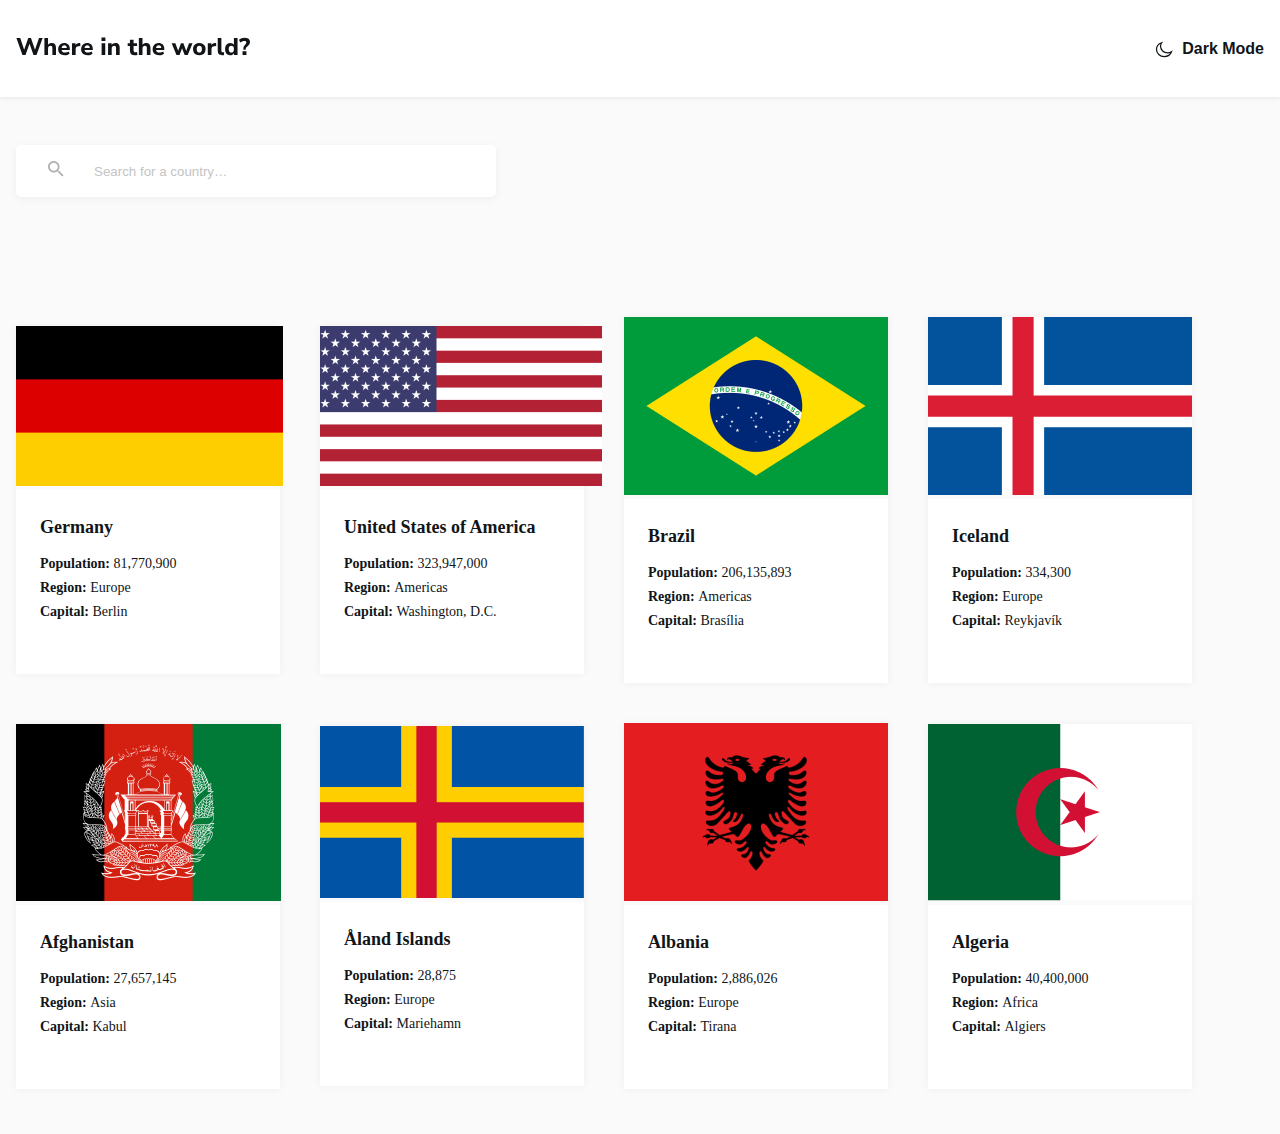
<file: index.html>
<!DOCTYPE html>
<html lang="en">
<head>
    <meta charset="UTF-8">
    <meta name="viewport" content="width=device-width, initial-scale=1.0">
    <title>Document</title>
    <link rel="stylesheet" href="./style.css">
</head>
<body>
    <header>
        <div class="container">
            <nav class="navigation">
                <a href="./index.html">
                    <img class="site-logo" src="./Where in the world_.svg" alt="">
                    <img class="site-logo site-logo-dark" src="./wheredark.svg" alt="">
                </a>

                <button class="btn"> Dark Mode</button>
            </nav>
            

        </div>
    </header>
    <section class="flags">
        <div class="container">
            <div class="input-wrapper">
                <label class="icon" for="search"></label>
                <input class="input-text" type="text" placeholder="Search for a country…">

            </div>

            <ul class="flags-list">
                <li class="flags-item">
                   <a href="./flag.html"> <img class="flags-img" src="./germany.png" alt=""></a>
                    <div class="flags-textbox">
                        <h2 class="flags-title">Germany</h2>
                        <p class="flagstext"> <strong>Population: </strong>81,770,900</p>
                        <p class="flagstext"> <strong>Region: </strong>Europe</p>
                        <p class="flagstext"> <strong>Capital: </strong>Berlin</p>
                    </div>

                </li>

                <li class="flags-item">
                    <img class="flags-img" src="./usa.png" alt="">
                    <div class="flags-textbox">
                        <h2 class="flags-title">United States of America</h2>
                        <p class="flagstext"> <strong>Population: </strong> 323,947,000</p>
                        <p class="flagstext"> <strong>Region: </strong> Americas</p>
                        <p class="flagstext"> <strong>Capital: </strong> Washington, D.C.</p>
                    </div>

                </li>

                <li class="flags-item">
                    <img class="flags-img" src="./brazil.png" alt="">
                    <div class="flags-textbox">
                        <h2 class="flags-title">Brazil</h2>
                        <p class="flagstext"> <strong>Population: </strong>206,135,893</p>
                        <p class="flagstext"> <strong>Region: </strong>Americas</p>
                        <p class="flagstext"> <strong>Capital: </strong> Brasília</p>
                    </div>

                </li>

                <li class="flags-item">
                    <img class="flags-img" src="./iceland.png" alt="">
                    <div class="flags-textbox">
                        <h2 class="flags-title">Iceland</h2>
                        <p class="flagstext"> <strong>Population: </strong>334,300</p>
                        <p class="flagstext"> <strong>Region: </strong>Europe</p>
                        <p class="flagstext"> <strong>Capital: </strong>Reykjavík</p>
                    </div>

                </li>


                <li class="flags-item">
                    <img class="flags-img" src="./afganistan.png" alt="">
                    <div class="flags-textbox">
                        <h2 class="flags-title">Afghanistan</h2>
                        <p class="flagstext"> <strong>Population: </strong>27,657,145</p>
                        <p class="flagstext"> <strong>Region: </strong>Asia</p>
                        <p class="flagstext"> <strong>Capital: </strong>Kabul</p>
                    </div>

                </li>

                <li class="flags-item">
                    <img class="flags-img" src="./alan ireland.png" alt="">
                    <div class="flags-textbox">
                        <h2 class="flags-title">Åland Islands</h2>
                        <p class="flagstext"> <strong>Population: </strong>28,875</p>
                        <p class="flagstext"> <strong>Region: </strong>Europe</p>
                        <p class="flagstext"> <strong>Capital: </strong> Mariehamn</p>
                    </div>

                </li>


                <li class="flags-item">
                    <img class="flags-img" src="./albania.png" alt="">
                    <div class="flags-textbox">
                        <h2 class="flags-title">Albania</h2>
                        <p class="flagstext"> <strong>Population: </strong> 2,886,026</p>
                        <p class="flagstext"> <strong>Region: </strong>Europe</p>
                        <p class="flagstext"> <strong>Capital: </strong>Tirana</p>
                    </div>

                </li>


                <li class="flags-item">
                    <img class="flags-img" src="./algeria.png" alt="">
                    <div class="flags-textbox">
                        <h2 class="flags-title">Algeria</h2>
                        <p class="flagstext"> <strong>Population: </strong>40,400,000</p>
                        <p class="flagstext"> <strong>Region: </strong>Africa</p>
                        <p class="flagstext"> <strong>Capital: </strong>Algiers</p>
                    </div>

                </li>






            </ul>

        </div>

    </section>


    <script src="./main.js"></script>
</body>
</html>
</file>
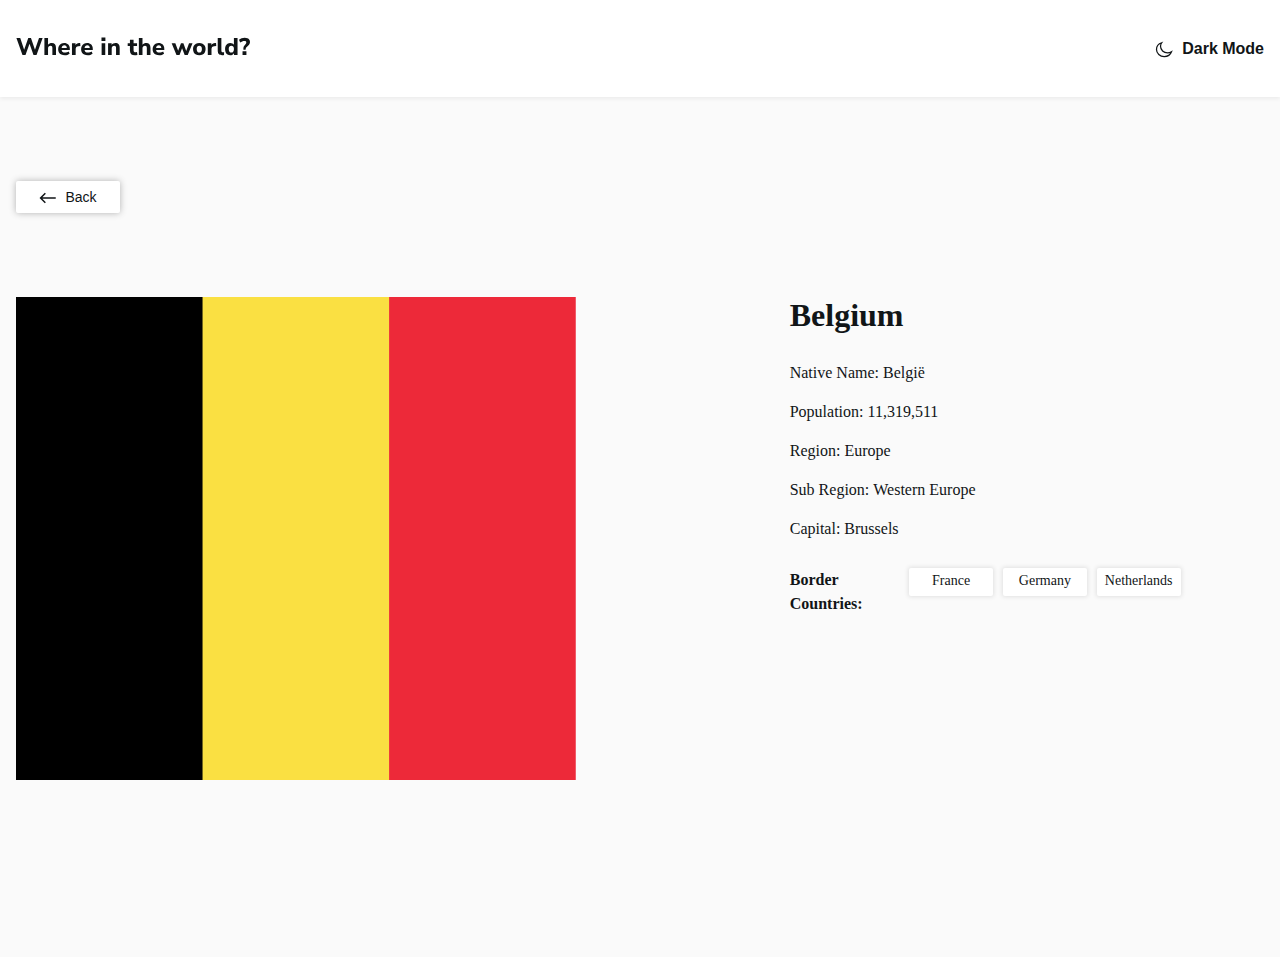
<file: flag.html>
<!DOCTYPE html>
<html lang="en">
<head>
    <meta charset="UTF-8">
    <meta name="viewport" content="width=device-width, initial-scale=1.0">
    <title>Document</title>
    <link rel="stylesheet" href="./style.css">
</head>
<body>
    <header>
        <div class="container">
            <nav class="navigation">
                <a href="./index.html">
                    <img class="site-logo" src="./Where in the world_.svg" alt="">
                    <img class="site-logo site-logo-dark" src="./wheredark.svg" alt="">
                </a>

                <button class="btn"> Dark Mode</button>
            </nav>
            

        </div>
    </header>
    <section class="belgium">
        <div class="container">
            <div class="all">
                <button class="button"><a href="./index.html">Back</a></button>
                <div class="belg-wrap">
                    <img src="./1280px-Flag_of_Germany.svg.png" alt="">
                    <div class="info">
                     <h2>Belgium</h2>
                     <p class="info-text">
                       <strong> Native Name:</strong> België
                     </p>
                     <p class="info-text">
                        <strong> Population: </strong> 11,319,511
                    </p>
                    <p class="info-text">
                        <strong> Region: </strong> Europe
                    </p>
                    <p class="info-text">
                        <strong> Sub Region: </strong> Western Europe
                    </p>
                    <p class="info-text">
                        <strong>Capital: </strong>  Brussels
                    </p>
                    
                    <ul class="beg-list">
                        <h4>Border Countries: </h4>
                        <li><a href="">France</a></li>
                        <li><a href="">Germany</a></li>
                        <li><a href="">Netherlands</a></li>
    
                       </ul>
                    </div>
                </div>

            </div>

        </div>   
    </section>

    <script src="./main.js"></script>
</body>
</html>
</file>
<file: style.css>
:root {
    --main-text-color: #111517;
    --input-text-color: #C4C4C4;
    --main-body-color: #FAFAFA;
    --main-header-color: #fff;

}

.dark {
    --main-text-color: #fff;
    --input-text-color: #fff;
    --main-body-color: #202C36;
    --main-header-color: #2B3844;


}

* {
    margin: 0;
    padding: 0;
    box-sizing: border-box;
    list-style: none;
    text-decoration: none;
}

body {
    background-color: var(--main-body-color);
}

header {
    background-color: var(--main-header-color);
    padding: 30px 0;
    box-shadow: 0px 2px 4px 0px rgba(0, 0, 0, 0.06);

}

.container {
    max-width: 1280px;
    width: 100%;
    margin: 0 auto;
    padding: 0 16px;
}

.site-logo {
    width: 135px;
    height: 28px;
}

.navigation {
    display: flex;
    justify-content: space-between;
    align-items: center;

}

.btn {
    display: flex;
    align-items: center;
    background-color: transparent;
    border: none;
    color: var(--main-text-color);
    font-size: 12px;
    font-weight: 600;
}

.btn::before {
    background-image: url("./moon.svg");
    width: 20px;
    height: 20px;
    background-repeat: no-repeat;
    display: inline-block;
    content: "";
    margin-right: 8px;
}

.flags {
    padding-top: 24px;
    padding-bottom: 65px;

}

.input-wrapper {
    display: flex;
    align-items: center;
    max-width: 480px;
    width: 100%;
    background-color: var(--main-header-color);
    padding-top: 16px;
    padding-bottom: 16px;
    padding-left: 32px;
    border-radius: 5px;
    box-shadow: 0px 2px 9px 0px rgba(0, 0, 0, 0.05);
}

.input-text {
    outline: none;
    border: none;
    margin-left: 26px;
    background-color: transparent;
}

.icon {
    background-image: url("./search (1).svg");
    background-repeat: no-repeat;
    display: inline-block;
    width: 20px;
    height: 20px;
}

::placeholder {
    color: var(--input-text-color);

}

.flags-list {
    padding-top: 120px;
    padding-left: 0;
    display: flex;
    flex-direction: column;
    align-items: center;
    flex-wrap: wrap;
    gap: 40px;
}

.flags-item {
    max-width: 264px;
    width: 100%;
    border-radius: 5px;
    box-shadow: 0px 0px 7px 2px rgba(0, 0, 0, 0.03);

}

.flags-textbox {
    background-color: var(--main-header-color);
    padding: 24px 0 46px 24px;
}

.flags-title {
    color: var(--main-text-color);
    padding-bottom: 16px;
    font-size: 18px;
    font-weight: 800;
    line-height: 26px;
}

.flagstext {
    color: var(--main-text-color);
    font-size: 14px;
    font-weight: 500;
    line-height: 16px;
    padding-bottom: 8px;
}

.dark .btn::before {
    background-image: url("./moon\ dark.svg");
}

.dark .icon {
    background-image: url("./search.svg");
}

.dark .site-logo {
    display: none;
}

.dark .site-logo-dark {
    display: block;
}



        .all {
            padding-top: 84px;
            padding-bottom: 384px;
        }

        .button {
            border: none;
            background-color: var(--main-header-color);
            width: 104px;
            height: 32px;
            border-radius: 2px;
            box-shadow: 0px 0px 7px 0px rgba(0, 0, 0, 0.29);
            margin-bottom: 84px;
        }

        .button a {
            color: var(--main-text-color);
            font-size: 14px;
            font-weight: 300;
            line-height: 20px;
            display: flex;
            align-items: center;
            justify-content: center;
            
        }

        .button a::before {
            /* display: none; */
            background-image: url("./call-made.svg");
            background-repeat: no-repeat;
            content: "";
            display: inline-block;
            width: 17px;
            height: 17px;
            padding-right: 9px;
        }
        .dark .button a::before{
            background-image: url("./Shape.svg");
        }

        .info h2 {
            color: var(--main-text-color);
            font-size: 22px;
            font-weight: 800;
            padding-bottom: 23px;

        }

        .info-text {
            color: var(--main-text-color);
            font-size: 14px;
            font-weight: 300;
            line-height: 32px;
            padding-bottom: 7px;
        }

        .beg-list h4 {
            color: var(--main-text-color);
            font-size: 16px;
            font-style: normal;
            font-weight: 600;
            line-height: 24px;
        }

        .beg-list li a {
            display: flex;
            align-items: center;
            justify-content: center;
            padding-top: 5px;
            color: var(--main-text-color);
            font-size: 14px;
            font-weight: 300;
        }

        .beg-list li {
            width: 96px;
            height: 28px;
            border-radius: 2px;
            border: 0px solid #979797;
            background: var(--main-header-color);
            box-shadow: 0px 0px 4px 1px rgba(0, 0, 0, 0.10);
        }

        .beg-list {
            padding-top: 16px;
            display: flex;
            gap: 10px;
        }

        .belg-wrap {
            display: flex;
            flex-direction: column;
            gap: 44px;
        }


        .belg-wrap {
            width: 319.837px;
            height: 275.924px;
        }


        @media only screen and (min-width:700px) {
            .site-logo {
                width: 234px;
                height: 33px;
            }

            .btn {
                font-size: 16px;
            }

            .flags {
                padding-top: 48px;
                padding-bottom: 45px;
            }

            .flags-list {
                flex-direction: row;

            }

            .belg-wrap {
                flex-direction: row;
            }

            .belg-wrap img {
                width: 559.715px;
                height: 483.169px;
            }
            .belg-wrap{
                gap: 214px;
            }
            .info h2{
                font-size: 32px;
            }
            .info-text{
                font-size: 16px;
            }


        }
</file>
